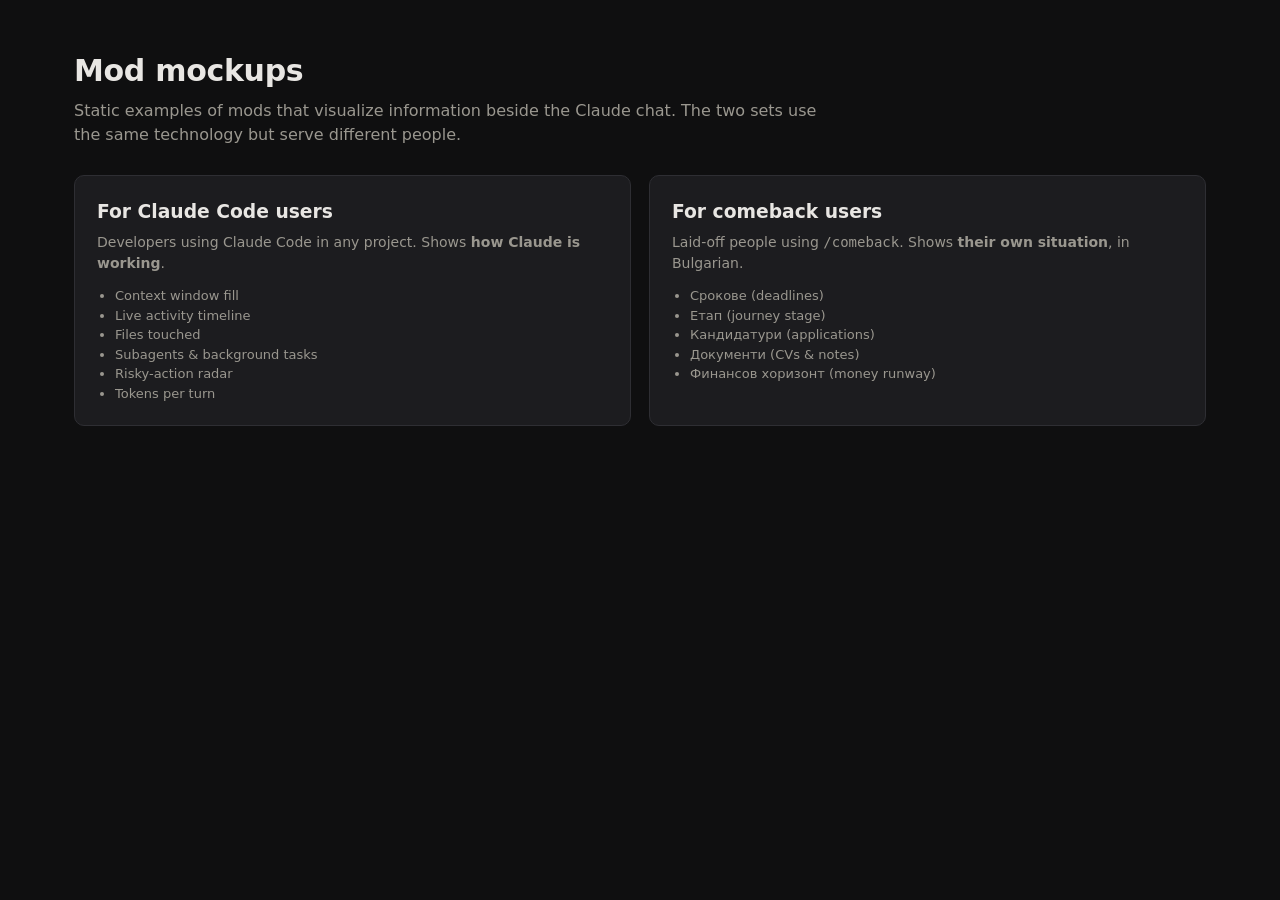
<file: mod-mockups/index.html>
<!DOCTYPE html>
<html lang="en">
<head>
<meta charset="utf-8">
<meta name="viewport" content="width=device-width, initial-scale=1">
<title>Mod mockups</title>
<link rel="stylesheet" href="shared.css">
</head>
<body>
<div class="page">
  <header>
    <h1>Mod mockups</h1>
    <p>Static examples of mods that visualize information beside the Claude chat. The two sets use the same technology but serve different people.</p>
  </header>
  <div class="grid2">
    <a class="bigcard" href="claude-code-mods.html">
      <h3>For Claude Code users</h3>
      <p>Developers using Claude Code in any project. Shows <b>how Claude is working</b>.</p>
      <ul><li>Context window fill</li><li>Live activity timeline</li><li>Files touched</li><li>Subagents &amp; background tasks</li><li>Risky-action radar</li><li>Tokens per turn</li></ul>
    </a>
    <a class="bigcard" href="comeback-mods.html">
      <h3>For comeback users</h3>
      <p>Laid-off people using <code>/comeback</code>. Shows <b>their own situation</b>, in Bulgarian.</p>
      <ul><li>Срокове (deadlines)</li><li>Етап (journey stage)</li><li>Кандидатури (applications)</li><li>Документи (CVs &amp; notes)</li><li>Финансов хоризонт (money runway)</li></ul>
    </a>
  </div>
</div>
</body>
</html>
</file>
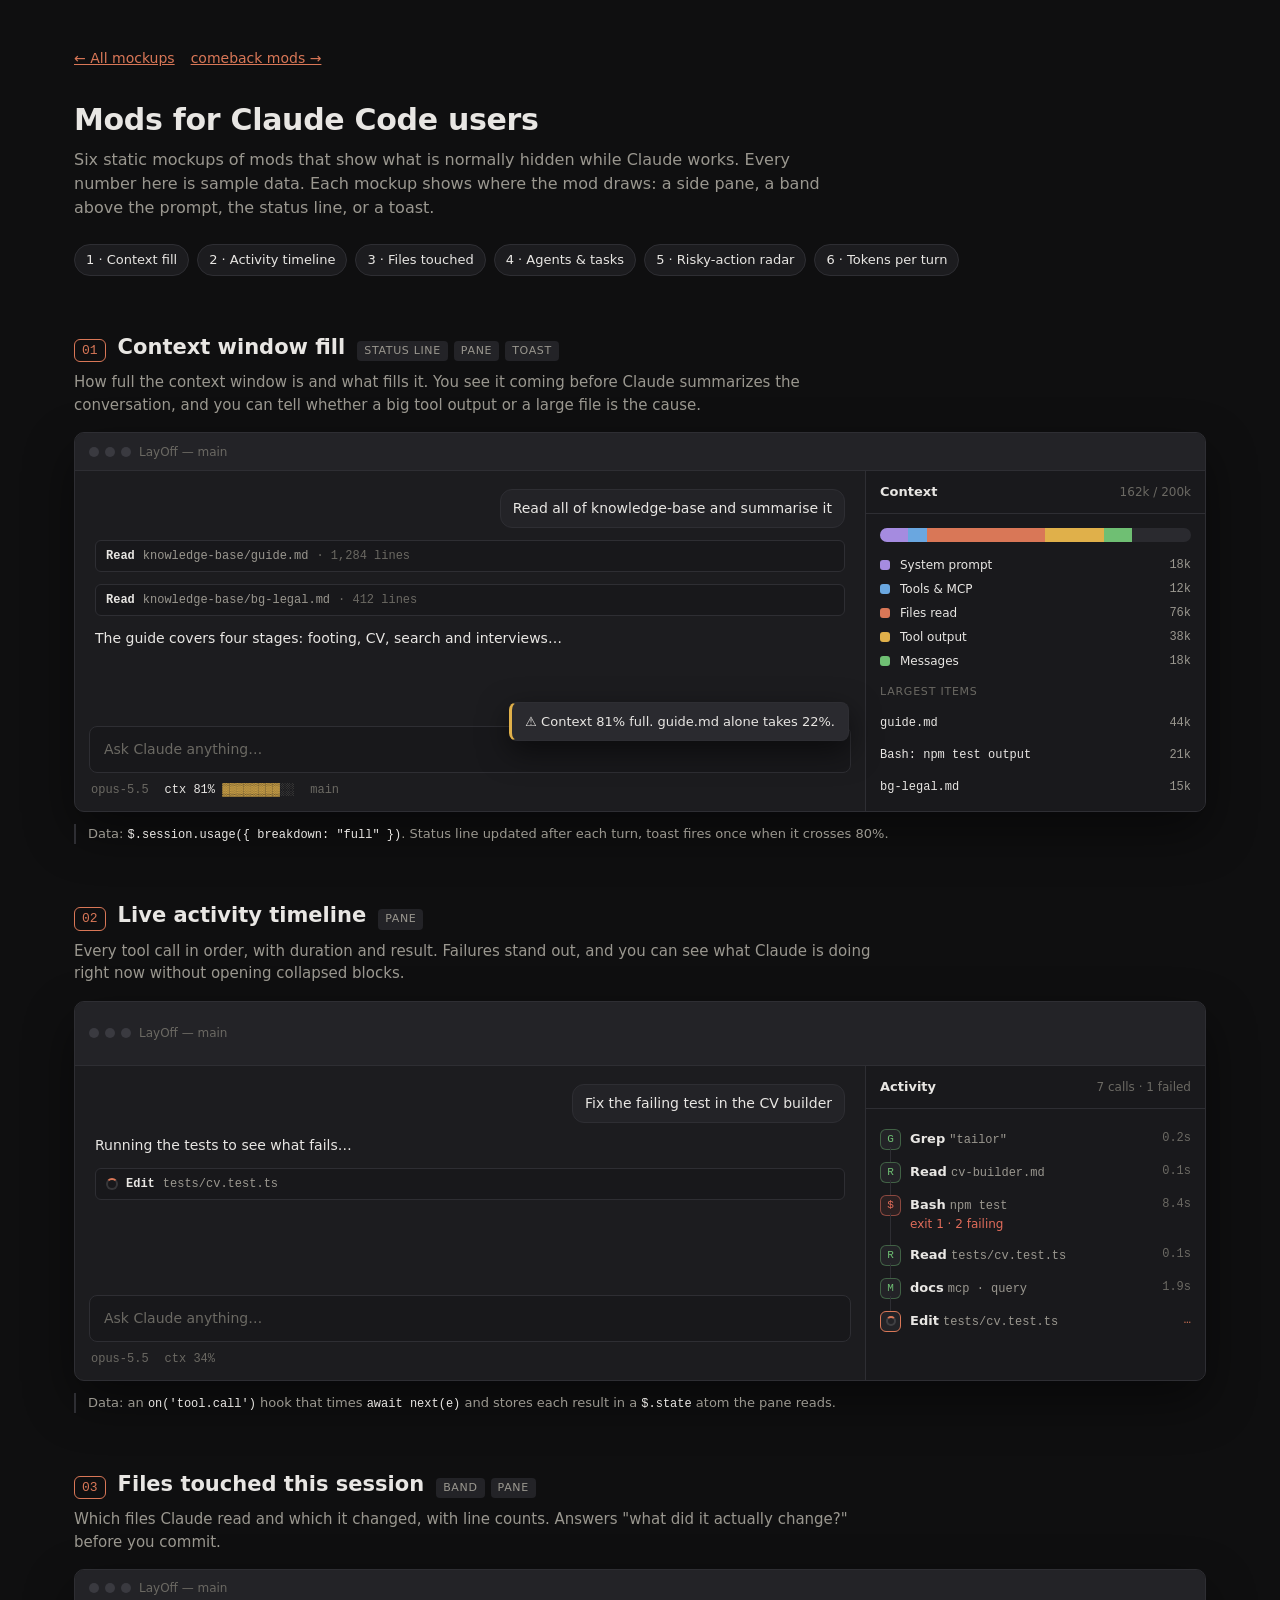
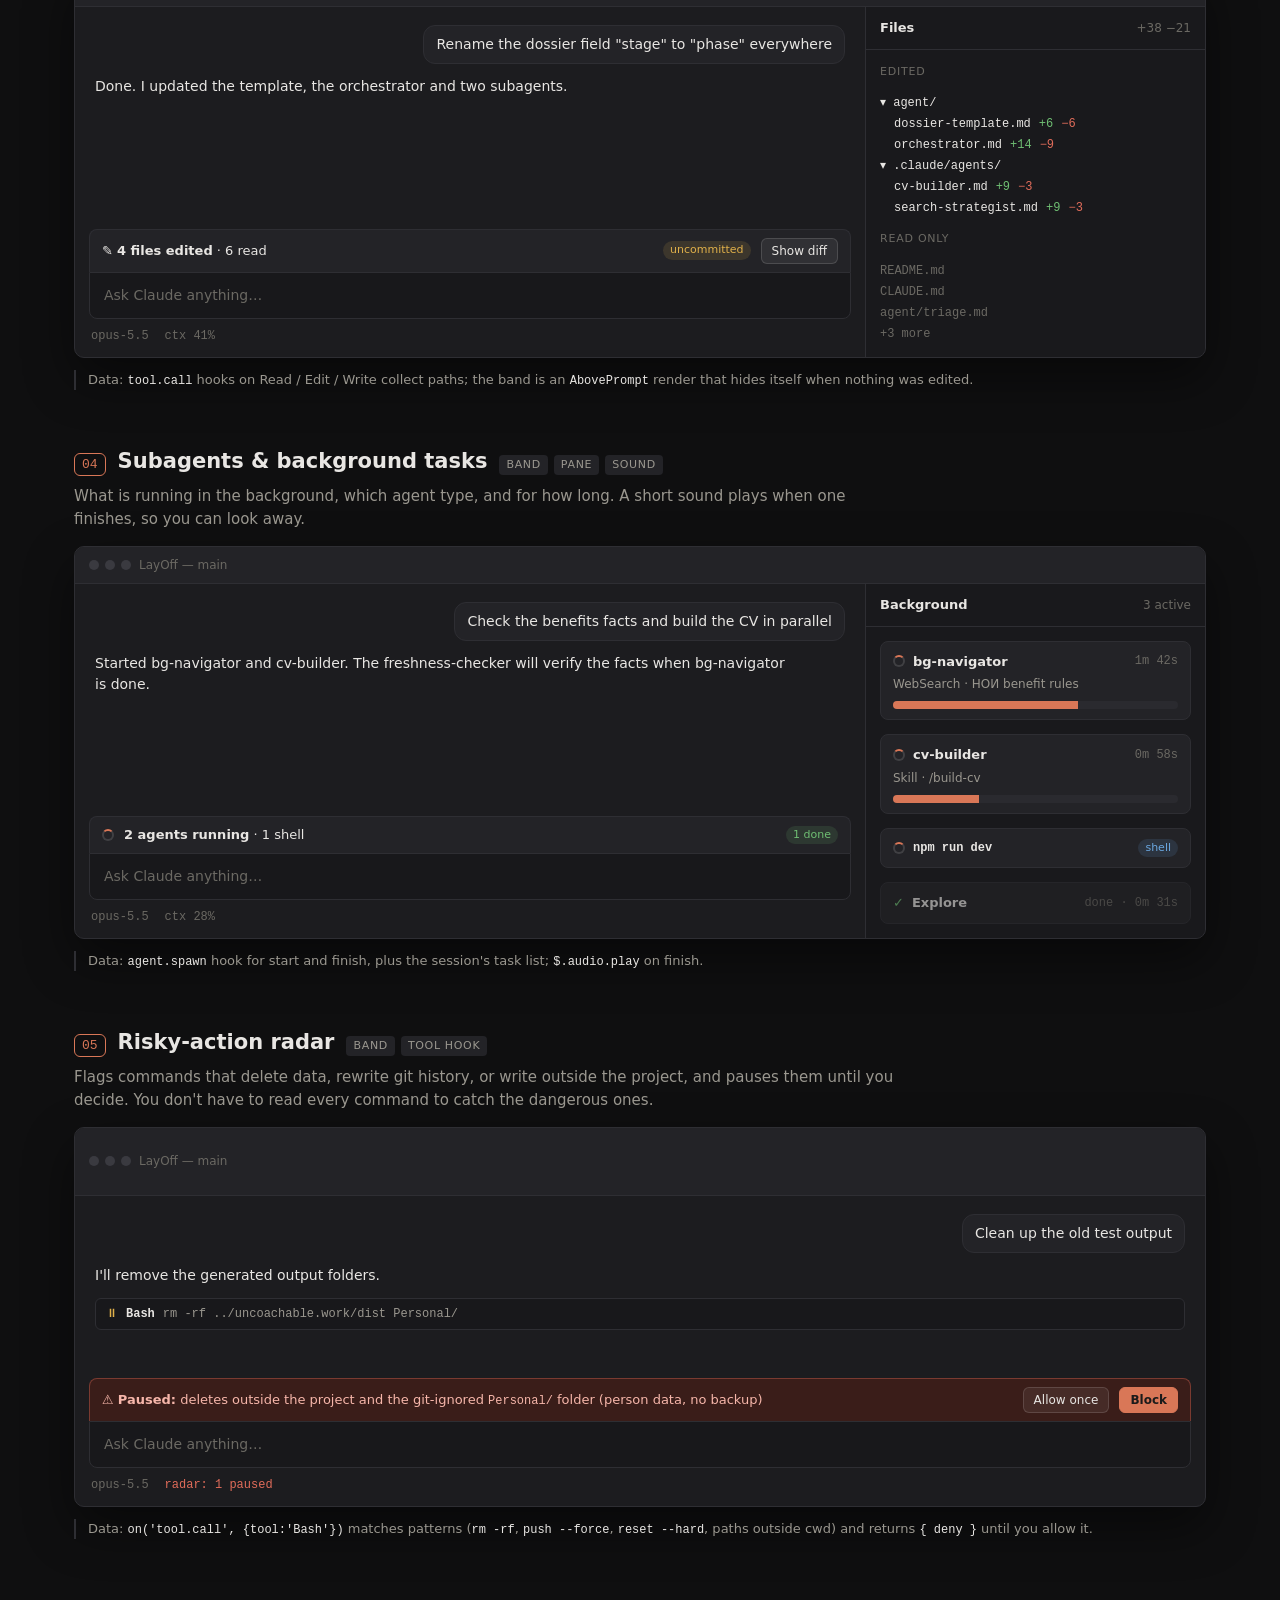
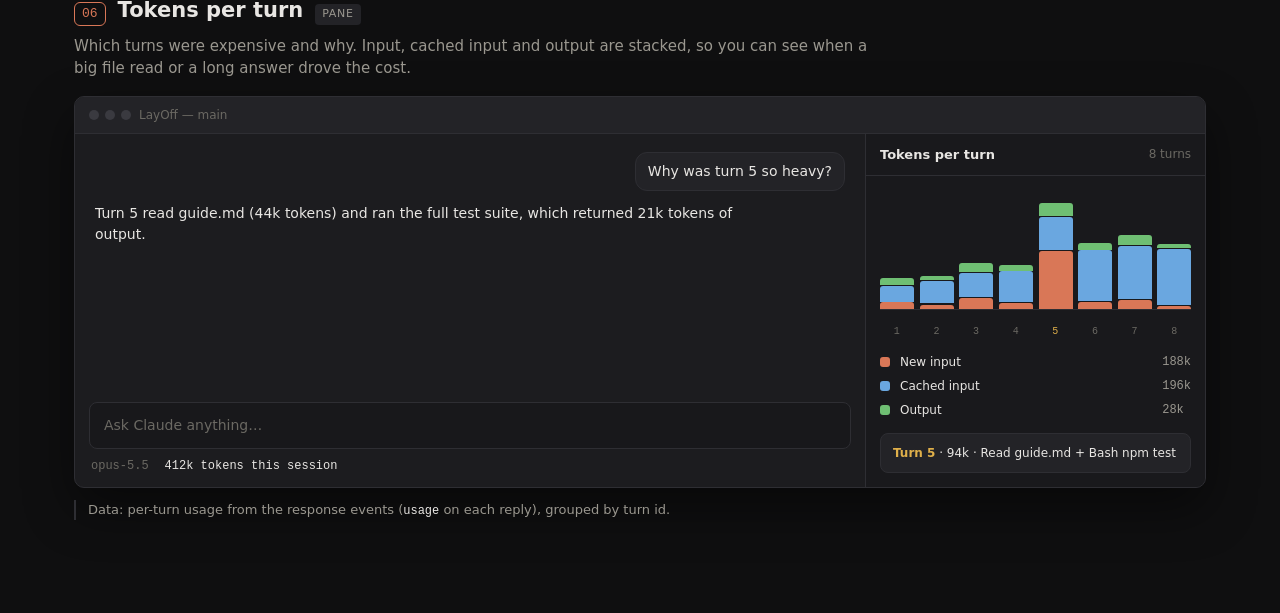
<file: mod-mockups/claude-code-mods.html>
<!DOCTYPE html>
<html lang="en">
<head>
<meta charset="utf-8">
<meta name="viewport" content="width=device-width, initial-scale=1">
<title>Mod mockups: Claude Code users</title>
<link rel="stylesheet" href="shared.css">
</head>
<body>
<div class="page">
  <nav class="nav"><a href="index.html">← All mockups</a><a href="comeback-mods.html">comeback mods →</a></nav>
  <header>
    <h1>Mods for Claude Code users</h1>
    <p>Six static mockups of mods that show what is normally hidden while Claude works. Every number here is sample data. Each mockup shows where the mod draws: a side pane, a band above the prompt, the status line, or a toast.</p>
    <div class="toc">
      <a href="#ctx">1 · Context fill</a>
      <a href="#timeline">2 · Activity timeline</a>
      <a href="#files">3 · Files touched</a>
      <a href="#agents">4 · Agents &amp; tasks</a>
      <a href="#risk">5 · Risky-action radar</a>
      <a href="#spend">6 · Tokens per turn</a>
    </div>
  </header>

  <!-- 1. CONTEXT FILL -->
  <section class="mod" id="ctx">
    <div class="mod-head">
      <span class="num">01</span><h2>Context window fill</h2>
      <div class="tags"><span class="tag">status line</span><span class="tag">pane</span><span class="tag">toast</span></div>
    </div>
    <p class="mod-why">How full the context window is and what fills it. You see it coming before Claude summarizes the conversation, and you can tell whether a big tool output or a large file is the cause.</p>
    <div class="win">
      <div class="titlebar"><div class="dots"><i></i><i></i><i></i></div>LayOff — main</div>
      <div class="win-main has-toast">
        <div class="chat">
          <div class="msg-user">Read all of knowledge-base and summarise it</div>
          <div class="tool"><b>Read</b> knowledge-base/guide.md <span class="dim">· 1,284 lines</span></div>
          <div class="tool"><b>Read</b> knowledge-base/bg-legal.md <span class="dim">· 412 lines</span></div>
          <div class="msg-ai">The guide covers four stages: footing, CV, search and interviews…</div>
        </div>
        <div class="toast">⚠ Context 81% full. guide.md alone takes 22%.</div>
        <div class="prompt solo">Ask Claude anything…</div>
        <div class="statusline">
          <span>opus-5.5</span>
          <span class="hl">ctx 81% <span class="warn">▓▓▓▓▓▓▓▓</span><span class="dim">░░</span></span>
          <span>main</span>
        </div>
      </div>
      <aside class="pane">
        <div class="pane-head">Context <span class="sub">162k / 200k</span></div>
        <div class="pane-body">
          <div class="meter" style="height:14px">
            <span class="grow-in" style="width:9%;background:var(--violet)"></span>
            <span class="grow-in" style="width:6%;background:var(--info)"></span>
            <span class="grow-in" style="width:38%;background:var(--accent)"></span>
            <span class="grow-in" style="width:19%;background:var(--warn)"></span>
            <span class="grow-in" style="width:9%;background:var(--ok)"></span>
          </div>
          <div class="legend">
            <i style="background:var(--violet)"></i><span>System prompt</span><span class="v">18k</span>
            <i style="background:var(--info)"></i><span>Tools &amp; MCP</span><span class="v">12k</span>
            <i style="background:var(--accent)"></i><span>Files read</span><span class="v">76k</span>
            <i style="background:var(--warn)"></i><span>Tool output</span><span class="v">38k</span>
            <i style="background:var(--ok)"></i><span>Messages</span><span class="v">18k</span>
          </div>
          <div class="section-label">Largest items</div>
          <div class="row"><span class="grow mono">guide.md</span><span class="mono muted">44k</span></div>
          <div class="row"><span class="grow mono">Bash: npm test output</span><span class="mono muted">21k</span></div>
          <div class="row"><span class="grow mono">bg-legal.md</span><span class="mono muted">15k</span></div>
        </div>
      </aside>
    </div>
    <div class="mod-notes">Data: <code>$.session.usage({ breakdown: "full" })</code>. Status line updated after each turn, toast fires once when it crosses 80%.</div>
  </section>

  <!-- 2. TIMELINE -->
  <section class="mod" id="timeline">
    <div class="mod-head">
      <span class="num">02</span><h2>Live activity timeline</h2>
      <div class="tags"><span class="tag">pane</span></div>
    </div>
    <p class="mod-why">Every tool call in order, with duration and result. Failures stand out, and you can see what Claude is doing right now without opening collapsed blocks.</p>
    <div class="win">
      <div class="titlebar"><div class="dots"><i></i><i></i><i></i></div>LayOff — main</div>
      <div class="win-main">
        <div class="chat">
          <div class="msg-user">Fix the failing test in the CV builder</div>
          <div class="msg-ai">Running the tests to see what fails…</div>
          <div class="tool"><span class="spin"></span><b>Edit</b> tests/cv.test.ts</div>
        </div>
        <div class="prompt solo">Ask Claude anything…</div>
        <div class="statusline"><span>opus-5.5</span><span>ctx 34%</span></div>
      </div>
      <aside class="pane">
        <div class="pane-head">Activity <span class="sub">7 calls · 1 failed</span></div>
        <div class="pane-body">
          <div class="timeline">
            <div class="tl-item"><div class="tl-dot ok">G</div><div><b>Grep</b> <span class="mono muted">"tailor"</span></div><span class="mono dim">0.2s</span></div>
            <div class="tl-item"><div class="tl-dot ok">R</div><div><b>Read</b> <span class="mono muted">cv-builder.md</span></div><span class="mono dim">0.1s</span></div>
            <div class="tl-item"><div class="tl-dot bad">$</div><div><b>Bash</b> <span class="mono muted">npm test</span><div class="bad" style="font-size:12px">exit 1 · 2 failing</div></div><span class="mono dim">8.4s</span></div>
            <div class="tl-item"><div class="tl-dot ok">R</div><div><b>Read</b> <span class="mono muted">tests/cv.test.ts</span></div><span class="mono dim">0.1s</span></div>
            <div class="tl-item"><div class="tl-dot ok">M</div><div><b>docs</b> <span class="mono muted">mcp · query</span></div><span class="mono dim">1.9s</span></div>
            <div class="tl-item"><div class="tl-dot run"><span class="spin" style="width:10px;height:10px"></span></div><div><b>Edit</b> <span class="mono muted">tests/cv.test.ts</span></div><span class="mono accent pulse" style="color:var(--accent)">…</span></div>
          </div>
        </div>
      </aside>
    </div>
    <div class="mod-notes">Data: an <code>on('tool.call')</code> hook that times <code>await next(e)</code> and stores each result in a <code>$.state</code> atom the pane reads.</div>
  </section>

  <!-- 3. FILES TOUCHED -->
  <section class="mod" id="files">
    <div class="mod-head">
      <span class="num">03</span><h2>Files touched this session</h2>
      <div class="tags"><span class="tag">band</span><span class="tag">pane</span></div>
    </div>
    <p class="mod-why">Which files Claude read and which it changed, with line counts. Answers "what did it actually change?" before you commit.</p>
    <div class="win">
      <div class="titlebar"><div class="dots"><i></i><i></i><i></i></div>LayOff — main</div>
      <div class="win-main">
        <div class="chat">
          <div class="msg-user">Rename the dossier field "stage" to "phase" everywhere</div>
          <div class="msg-ai">Done. I updated the template, the orchestrator and two subagents.</div>
        </div>
        <div class="band"><span>✎ <b>4 files edited</b> · 6 read</span><span class="spacer"></span><span class="pill warn">uncommitted</span><button>Show diff</button></div>
        <div class="prompt">Ask Claude anything…</div>
        <div class="statusline"><span>opus-5.5</span><span>ctx 41%</span></div>
      </div>
      <aside class="pane">
        <div class="pane-head">Files <span class="sub">+38 −21</span></div>
        <div class="pane-body">
          <div class="section-label">Edited</div>
          <div class="tree">
            <div class="f">▾ agent/</div>
            <div class="f ind1"><span class="grow">dossier-template.md</span><span class="add">+6</span><span class="del">−6</span></div>
            <div class="f ind1"><span class="grow">orchestrator.md</span><span class="add">+14</span><span class="del">−9</span></div>
            <div class="f">▾ .claude/agents/</div>
            <div class="f ind1"><span class="grow">cv-builder.md</span><span class="add">+9</span><span class="del">−3</span></div>
            <div class="f ind1"><span class="grow">search-strategist.md</span><span class="add">+9</span><span class="del">−3</span></div>
          </div>
          <div class="section-label">Read only</div>
          <div class="tree dim">
            <div class="f">README.md</div><div class="f">CLAUDE.md</div><div class="f">agent/triage.md</div><div class="f">+3 more</div>
          </div>
        </div>
      </aside>
    </div>
    <div class="mod-notes">Data: <code>tool.call</code> hooks on Read / Edit / Write collect paths; the band is an <code>AbovePrompt</code> render that hides itself when nothing was edited.</div>
  </section>

  <!-- 4. AGENTS -->
  <section class="mod" id="agents">
    <div class="mod-head">
      <span class="num">04</span><h2>Subagents &amp; background tasks</h2>
      <div class="tags"><span class="tag">band</span><span class="tag">pane</span><span class="tag">sound</span></div>
    </div>
    <p class="mod-why">What is running in the background, which agent type, and for how long. A short sound plays when one finishes, so you can look away.</p>
    <div class="win">
      <div class="titlebar"><div class="dots"><i></i><i></i><i></i></div>LayOff — main</div>
      <div class="win-main">
        <div class="chat">
          <div class="msg-user">Check the benefits facts and build the CV in parallel</div>
          <div class="msg-ai">Started bg-navigator and cv-builder. The freshness-checker will verify the facts when bg-navigator is done.</div>
        </div>
        <div class="band"><span class="spin"></span><span><b>2 agents running</b> · 1 shell</span><span class="spacer"></span><span class="pill ok">1 done</span></div>
        <div class="prompt">Ask Claude anything…</div>
        <div class="statusline"><span>opus-5.5</span><span>ctx 28%</span></div>
      </div>
      <aside class="pane">
        <div class="pane-head">Background <span class="sub">3 active</span></div>
        <div class="pane-body">
          <div class="card">
            <div class="row"><span class="spin"></span><b class="grow">bg-navigator</b><span class="mono dim">1m 42s</span></div>
            <div class="muted" style="font-size:12px;margin-top:4px">WebSearch · НОИ benefit rules</div>
            <div class="meter" style="margin-top:8px"><span class="pulse" style="width:65%;background:var(--accent)"></span></div>
          </div>
          <div class="card">
            <div class="row"><span class="spin"></span><b class="grow">cv-builder</b><span class="mono dim">0m 58s</span></div>
            <div class="muted" style="font-size:12px;margin-top:4px">Skill · /build-cv</div>
            <div class="meter" style="margin-top:8px"><span class="pulse" style="width:30%;background:var(--accent)"></span></div>
          </div>
          <div class="card">
            <div class="row"><span class="spin"></span><b class="grow mono">npm run dev</b><span class="pill info">shell</span></div>
          </div>
          <div class="card" style="opacity:.6">
            <div class="row"><span class="ok">✓</span><b class="grow">Explore</b><span class="mono dim">done · 0m 31s</span></div>
          </div>
        </div>
      </aside>
    </div>
    <div class="mod-notes">Data: <code>agent.spawn</code> hook for start and finish, plus the session's task list; <code>$.audio.play</code> on finish.</div>
  </section>

  <!-- 5. RISK RADAR -->
  <section class="mod" id="risk">
    <div class="mod-head">
      <span class="num">05</span><h2>Risky-action radar</h2>
      <div class="tags"><span class="tag">band</span><span class="tag">tool hook</span></div>
    </div>
    <p class="mod-why">Flags commands that delete data, rewrite git history, or write outside the project, and pauses them until you decide. You don't have to read every command to catch the dangerous ones.</p>
    <div class="win no-pane">
      <div class="titlebar"><div class="dots"><i></i><i></i><i></i></div>LayOff — main</div>
      <div class="win-main">
        <div class="chat">
          <div class="msg-user">Clean up the old test output</div>
          <div class="msg-ai">I'll remove the generated output folders.</div>
          <div class="tool"><span class="warn">⏸</span><b>Bash</b> rm -rf ../uncoachable.work/dist Personal/</div>
        </div>
        <div class="band bad">
          <span>⚠ <b>Paused:</b> deletes outside the project and the git-ignored <span class="mono">Personal/</span> folder (person data, no backup)</span>
          <span class="spacer"></span><button>Allow once</button><button class="btn primary">Block</button>
        </div>
        <div class="prompt">Ask Claude anything…</div>
        <div class="statusline"><span>opus-5.5</span><span class="bad">radar: 1 paused</span></div>
      </div>
    </div>
    <div class="mod-notes">Data: <code>on('tool.call', {tool:'Bash'})</code> matches patterns (<code>rm -rf</code>, <code>push --force</code>, <code>reset --hard</code>, paths outside cwd) and returns <code>{ deny }</code> until you allow it.</div>
  </section>

  <!-- 6. SPEND -->
  <section class="mod" id="spend">
    <div class="mod-head">
      <span class="num">06</span><h2>Tokens per turn</h2>
      <div class="tags"><span class="tag">pane</span></div>
    </div>
    <p class="mod-why">Which turns were expensive and why. Input, cached input and output are stacked, so you can see when a big file read or a long answer drove the cost.</p>
    <div class="win">
      <div class="titlebar"><div class="dots"><i></i><i></i><i></i></div>LayOff — main</div>
      <div class="win-main">
        <div class="chat">
          <div class="msg-user">Why was turn 5 so heavy?</div>
          <div class="msg-ai">Turn 5 read guide.md (44k tokens) and ran the full test suite, which returned 21k tokens of output.</div>
        </div>
        <div class="prompt solo">Ask Claude anything…</div>
        <div class="statusline"><span>opus-5.5</span><span class="hl">412k tokens this session</span></div>
      </div>
      <aside class="pane">
        <div class="pane-head">Tokens per turn <span class="sub">8 turns</span></div>
        <div class="pane-body">
          <div class="bars">
            <div><span class="rise" style="height:6%;background:var(--ok)"></span><span class="rise" style="height:14%;background:var(--info)"></span><span class="rise" style="height:6%;background:var(--accent)"></span></div>
            <div><span class="rise" style="height:4%;background:var(--ok)"></span><span class="rise" style="height:20%;background:var(--info)"></span><span class="rise" style="height:4%;background:var(--accent)"></span></div>
            <div><span class="rise" style="height:8%;background:var(--ok)"></span><span class="rise" style="height:22%;background:var(--info)"></span><span class="rise" style="height:10%;background:var(--accent)"></span></div>
            <div><span class="rise" style="height:5%;background:var(--ok)"></span><span class="rise" style="height:28%;background:var(--info)"></span><span class="rise" style="height:5%;background:var(--accent)"></span></div>
            <div><span class="rise" style="height:12%;background:var(--ok)"></span><span class="rise" style="height:30%;background:var(--info)"></span><span class="rise" style="height:52%;background:var(--accent)"></span></div>
            <div><span class="rise" style="height:6%;background:var(--ok)"></span><span class="rise" style="height:46%;background:var(--info)"></span><span class="rise" style="height:6%;background:var(--accent)"></span></div>
            <div><span class="rise" style="height:9%;background:var(--ok)"></span><span class="rise" style="height:48%;background:var(--info)"></span><span class="rise" style="height:8%;background:var(--accent)"></span></div>
            <div><span class="rise" style="height:4%;background:var(--ok)"></span><span class="rise" style="height:50%;background:var(--info)"></span><span class="rise" style="height:3%;background:var(--accent)"></span></div>
          </div>
          <div class="bars-x"><span>1</span><span>2</span><span>3</span><span>4</span><span class="warn">5</span><span>6</span><span>7</span><span>8</span></div>
          <div class="legend">
            <i style="background:var(--accent)"></i><span>New input</span><span class="v">188k</span>
            <i style="background:var(--info)"></i><span>Cached input</span><span class="v">196k</span>
            <i style="background:var(--ok)"></i><span>Output</span><span class="v">28k</span>
          </div>
          <div class="card" style="font-size:12px"><b class="warn">Turn 5</b> · 94k · Read guide.md + Bash npm test</div>
        </div>
      </aside>
    </div>
    <div class="mod-notes">Data: per-turn usage from the response events (<code>usage</code> on each reply), grouped by turn id.</div>
  </section>
</div>
</body>
</html>
</file>
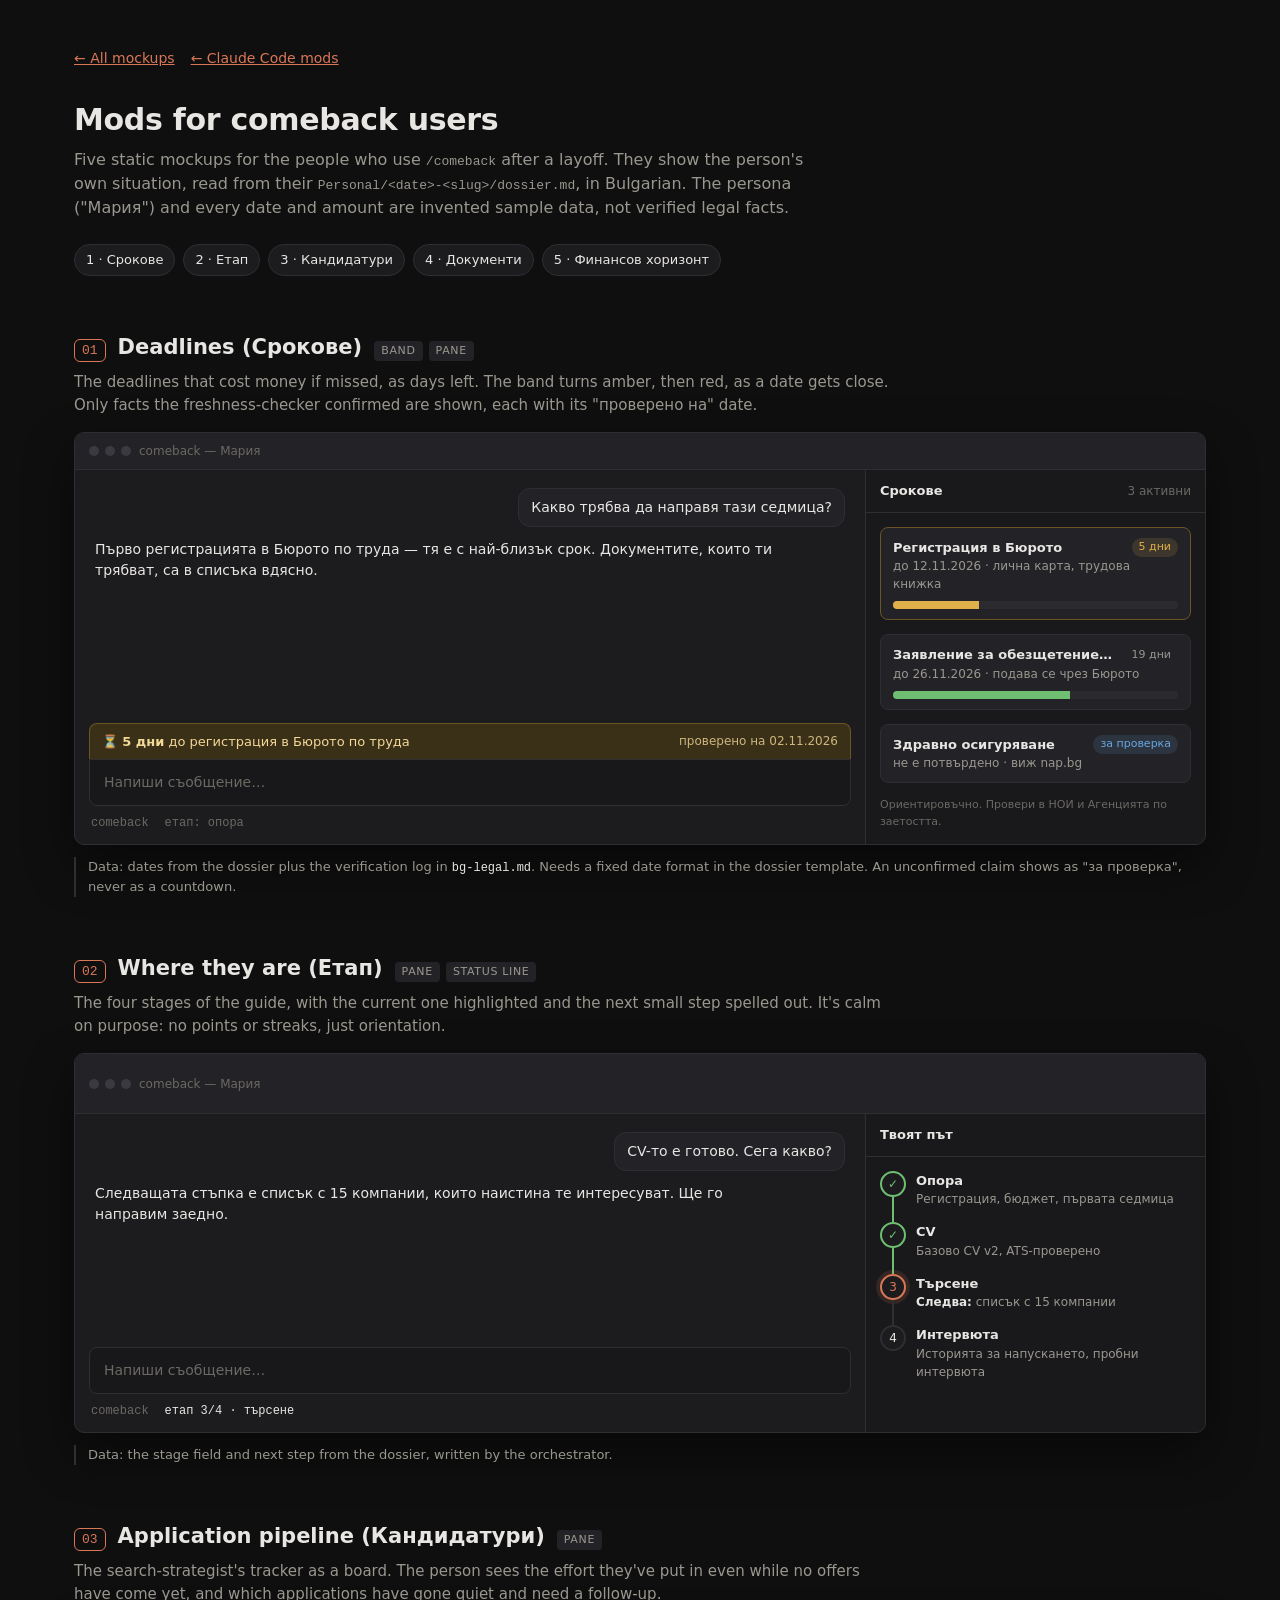
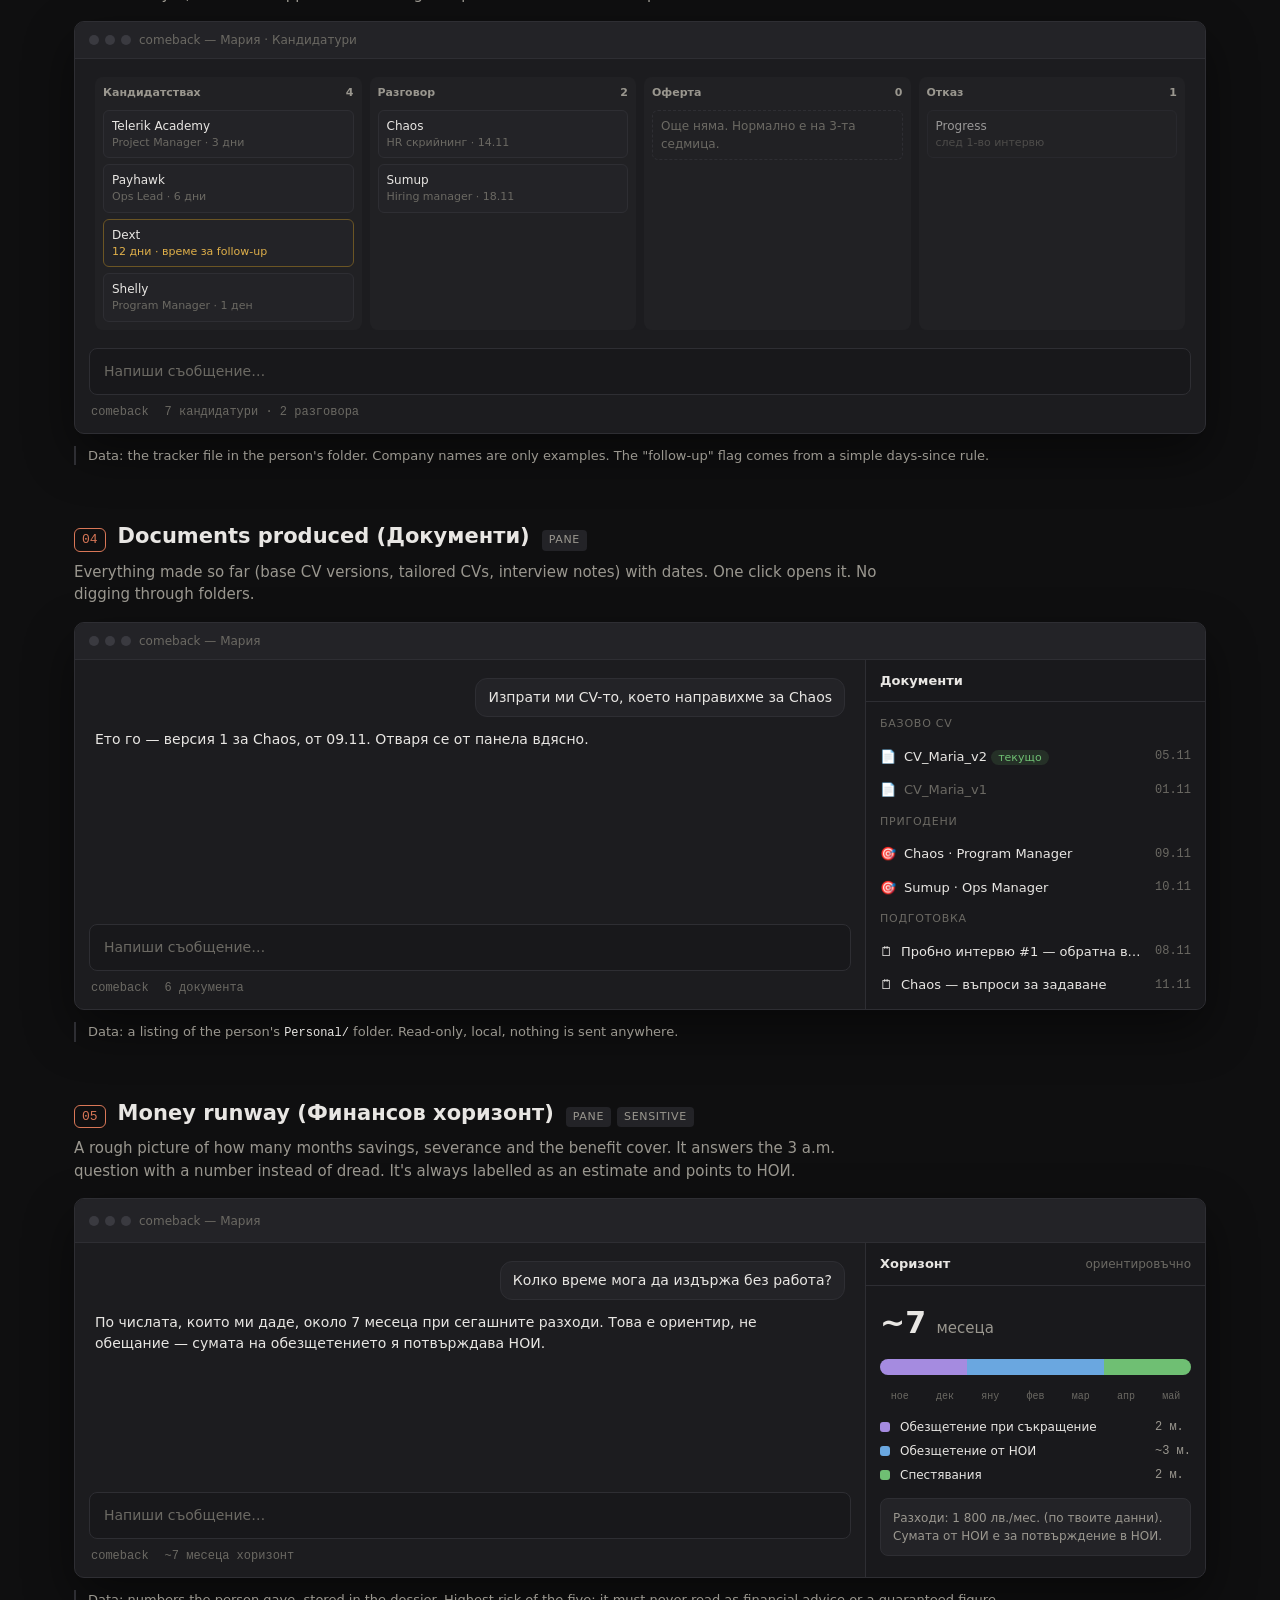
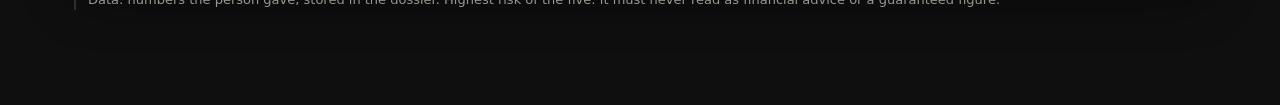
<file: mod-mockups/comeback-mods.html>
<!DOCTYPE html>
<html lang="bg">
<head>
<meta charset="utf-8">
<meta name="viewport" content="width=device-width, initial-scale=1">
<title>Mod mockups: comeback users</title>
<link rel="stylesheet" href="shared.css">
</head>
<body>
<div class="page">
  <nav class="nav"><a href="index.html">← All mockups</a><a href="claude-code-mods.html">← Claude Code mods</a></nav>
  <header>
    <h1>Mods for comeback users</h1>
    <p>Five static mockups for the people who use <code>/comeback</code> after a layoff. They show the person's own situation, read from their <code>Personal/&lt;date&gt;-&lt;slug&gt;/dossier.md</code>, in Bulgarian. The persona ("Мария") and every date and amount are invented sample data, not verified legal facts.</p>
    <div class="toc">
      <a href="#deadlines">1 · Срокове</a>
      <a href="#journey">2 · Етап</a>
      <a href="#pipeline">3 · Кандидатури</a>
      <a href="#artifacts">4 · Документи</a>
      <a href="#runway">5 · Финансов хоризонт</a>
    </div>
  </header>

  <!-- 1. DEADLINES -->
  <section class="mod" id="deadlines">
    <div class="mod-head">
      <span class="num">01</span><h2>Deadlines (Срокове)</h2>
      <div class="tags"><span class="tag">band</span><span class="tag">pane</span></div>
    </div>
    <p class="mod-why">The deadlines that cost money if missed, as days left. The band turns amber, then red, as a date gets close. Only facts the freshness-checker confirmed are shown, each with its "проверено на" date.</p>
    <div class="win">
      <div class="titlebar"><div class="dots"><i></i><i></i><i></i></div>comeback — Мария</div>
      <div class="win-main">
        <div class="chat">
          <div class="msg-user">Какво трябва да направя тази седмица?</div>
          <div class="msg-ai">Първо регистрацията в Бюрото по труда — тя е с най-близък срок. Документите, които ти трябват, са в списъка вдясно.</div>
        </div>
        <div class="band warn"><span>⏳ <b>5 дни</b> до регистрация в Бюрото по труда</span><span class="spacer"></span><span style="font-size:12px;opacity:.8">проверено на 02.11.2026</span></div>
        <div class="prompt">Напиши съобщение…</div>
        <div class="statusline"><span>comeback</span><span>етап: опора</span></div>
      </div>
      <aside class="pane">
        <div class="pane-head">Срокове <span class="sub">3 активни</span></div>
        <div class="pane-body">
          <div class="card" style="border-color:#6b5524">
            <div class="row"><b class="grow">Регистрация в Бюрото</b><span class="pill warn">5 дни</span></div>
            <div class="muted" style="font-size:12px">до 12.11.2026 · лична карта, трудова книжка</div>
            <div class="meter" style="margin-top:8px"><span class="grow-in" style="width:30%;background:var(--warn)"></span></div>
          </div>
          <div class="card">
            <div class="row"><b class="grow">Заявление за обезщетение (НОИ)</b><span class="pill">19 дни</span></div>
            <div class="muted" style="font-size:12px">до 26.11.2026 · подава се чрез Бюрото</div>
            <div class="meter" style="margin-top:8px"><span class="grow-in" style="width:62%;background:var(--ok)"></span></div>
          </div>
          <div class="card">
            <div class="row"><b class="grow">Здравно осигуряване</b><span class="pill info">за проверка</span></div>
            <div class="muted" style="font-size:12px">не е потвърдено · виж nap.bg</div>
          </div>
          <div class="dim" style="font-size:11px">Ориентировъчно. Провери в НОИ и Агенцията по заетостта.</div>
        </div>
      </aside>
    </div>
    <div class="mod-notes">Data: dates from the dossier plus the verification log in <code>bg-legal.md</code>. Needs a fixed date format in the dossier template. An unconfirmed claim shows as "за проверка", never as a countdown.</div>
  </section>

  <!-- 2. JOURNEY -->
  <section class="mod" id="journey">
    <div class="mod-head">
      <span class="num">02</span><h2>Where they are (Етап)</h2>
      <div class="tags"><span class="tag">pane</span><span class="tag">status line</span></div>
    </div>
    <p class="mod-why">The four stages of the guide, with the current one highlighted and the next small step spelled out. It's calm on purpose: no points or streaks, just orientation.</p>
    <div class="win">
      <div class="titlebar"><div class="dots"><i></i><i></i><i></i></div>comeback — Мария</div>
      <div class="win-main">
        <div class="chat">
          <div class="msg-user">CV-то е готово. Сега какво?</div>
          <div class="msg-ai">Следващата стъпка е списък с 15 компании, които наистина те интересуват. Ще го направим заедно.</div>
        </div>
        <div class="prompt solo">Напиши съобщение…</div>
        <div class="statusline"><span>comeback</span><span class="hl">етап 3/4 · търсене</span></div>
      </div>
      <aside class="pane">
        <div class="pane-head">Твоят път</div>
        <div class="pane-body">
          <div class="stepper">
            <div class="step done"><div class="b">✓</div><div><div class="t">Опора</div><div class="d">Регистрация, бюджет, първата седмица</div></div></div>
            <div class="step done"><div class="b">✓</div><div><div class="t">CV</div><div class="d">Базово CV v2, ATS-проверено</div></div></div>
            <div class="step now"><div class="b">3</div><div><div class="t">Търсене</div><div class="d"><b style="color:var(--text)">Следва:</b> списък с 15 компании</div></div></div>
            <div class="step"><div class="b">4</div><div><div class="t">Интервюта</div><div class="d">Историята за напускането, пробни интервюта</div></div></div>
          </div>
        </div>
      </aside>
    </div>
    <div class="mod-notes">Data: the stage field and next step from the dossier, written by the orchestrator.</div>
  </section>

  <!-- 3. PIPELINE -->
  <section class="mod" id="pipeline">
    <div class="mod-head">
      <span class="num">03</span><h2>Application pipeline (Кандидатури)</h2>
      <div class="tags"><span class="tag">pane</span></div>
    </div>
    <p class="mod-why">The search-strategist's tracker as a board. The person sees the effort they've put in even while no offers have come yet, and which applications have gone quiet and need a follow-up.</p>
    <div class="win no-pane">
      <div class="titlebar"><div class="dots"><i></i><i></i><i></i></div>comeback — Мария · Кандидатури</div>
      <div class="win-main">
        <div class="chat">
          <div class="kanban">
            <div class="kcol"><h4>Кандидатствах <span>4</span></h4>
              <div class="kcard">Telerik Academy<div class="dim">Project Manager · 3 дни</div></div>
              <div class="kcard">Payhawk<div class="dim">Ops Lead · 6 дни</div></div>
              <div class="kcard" style="border-color:#6b5524">Dext<div class="warn" style="font-size:11px">12 дни · време за follow-up</div></div>
              <div class="kcard">Shelly<div class="dim">Program Manager · 1 ден</div></div>
            </div>
            <div class="kcol"><h4>Разговор <span>2</span></h4>
              <div class="kcard">Chaos<div class="dim">HR скрийнинг · 14.11</div></div>
              <div class="kcard">Sumup<div class="dim">Hiring manager · 18.11</div></div>
            </div>
            <div class="kcol"><h4>Оферта <span>0</span></h4>
              <div class="kcard dim" style="border-style:dashed;background:none">Още няма. Нормално е на 3-та седмица.</div>
            </div>
            <div class="kcol"><h4>Отказ <span>1</span></h4>
              <div class="kcard" style="opacity:.6">Progress<div class="dim">след 1-во интервю</div></div>
            </div>
          </div>
        </div>
        <div class="prompt solo">Напиши съобщение…</div>
        <div class="statusline"><span>comeback</span><span>7 кандидатури · 2 разговора</span></div>
      </div>
    </div>
    <div class="mod-notes">Data: the tracker file in the person's folder. Company names are only examples. The "follow-up" flag comes from a simple days-since rule.</div>
  </section>

  <!-- 4. ARTIFACTS -->
  <section class="mod" id="artifacts">
    <div class="mod-head">
      <span class="num">04</span><h2>Documents produced (Документи)</h2>
      <div class="tags"><span class="tag">pane</span></div>
    </div>
    <p class="mod-why">Everything made so far (base CV versions, tailored CVs, interview notes) with dates. One click opens it. No digging through folders.</p>
    <div class="win">
      <div class="titlebar"><div class="dots"><i></i><i></i><i></i></div>comeback — Мария</div>
      <div class="win-main">
        <div class="chat">
          <div class="msg-user">Изпрати ми CV-то, което направихме за Chaos</div>
          <div class="msg-ai">Ето го — версия 1 за Chaos, от 09.11. Отваря се от панела вдясно.</div>
        </div>
        <div class="prompt solo">Напиши съобщение…</div>
        <div class="statusline"><span>comeback</span><span>6 документа</span></div>
      </div>
      <aside class="pane">
        <div class="pane-head">Документи</div>
        <div class="pane-body">
          <div class="section-label">Базово CV</div>
          <div class="row"><span>📄</span><span class="grow">CV_Maria_v2 <span class="pill ok">текущо</span></span><span class="mono dim">05.11</span></div>
          <div class="row dim"><span>📄</span><span class="grow">CV_Maria_v1</span><span class="mono">01.11</span></div>
          <div class="section-label">Пригодени</div>
          <div class="row"><span>🎯</span><span class="grow">Chaos · Program Manager</span><span class="mono dim">09.11</span></div>
          <div class="row"><span>🎯</span><span class="grow">Sumup · Ops Manager</span><span class="mono dim">10.11</span></div>
          <div class="section-label">Подготовка</div>
          <div class="row"><span>🗒</span><span class="grow">Пробно интервю #1 — обратна връзка</span><span class="mono dim">08.11</span></div>
          <div class="row"><span>🗒</span><span class="grow">Chaos — въпроси за задаване</span><span class="mono dim">11.11</span></div>
        </div>
      </aside>
    </div>
    <div class="mod-notes">Data: a listing of the person's <code>Personal/</code> folder. Read-only, local, nothing is sent anywhere.</div>
  </section>

  <!-- 5. RUNWAY -->
  <section class="mod" id="runway">
    <div class="mod-head">
      <span class="num">05</span><h2>Money runway (Финансов хоризонт)</h2>
      <div class="tags"><span class="tag">pane</span><span class="tag">sensitive</span></div>
    </div>
    <p class="mod-why">A rough picture of how many months savings, severance and the benefit cover. It answers the 3 a.m. question with a number instead of dread. It's always labelled as an estimate and points to НОИ.</p>
    <div class="win">
      <div class="titlebar"><div class="dots"><i></i><i></i><i></i></div>comeback — Мария</div>
      <div class="win-main">
        <div class="chat">
          <div class="msg-user">Колко време мога да издържа без работа?</div>
          <div class="msg-ai">По числата, които ми даде, около 7 месеца при сегашните разходи. Това е ориентир, не обещание — сумата на обезщетението я потвърждава НОИ.</div>
        </div>
        <div class="prompt solo">Напиши съобщение…</div>
        <div class="statusline"><span>comeback</span><span>~7 месеца хоризонт</span></div>
      </div>
      <aside class="pane">
        <div class="pane-head">Хоризонт <span class="sub">ориентировъчно</span></div>
        <div class="pane-body">
          <div style="font-size:30px;font-weight:600">~7 <span style="font-size:15px;color:var(--muted);font-weight:400">месеца</span></div>
          <div class="meter" style="height:16px">
            <span class="grow-in" style="width:28%;background:var(--violet)"></span>
            <span class="grow-in" style="width:44%;background:var(--info)"></span>
            <span class="grow-in" style="width:28%;background:var(--ok)"></span>
          </div>
          <div class="bars-x"><span>ное</span><span>дек</span><span>яну</span><span>фев</span><span>мар</span><span>апр</span><span>май</span></div>
          <div class="legend">
            <i style="background:var(--violet)"></i><span>Обезщетение при съкращение</span><span class="v">2 м.</span>
            <i style="background:var(--info)"></i><span>Обезщетение от НОИ</span><span class="v">~3 м.</span>
            <i style="background:var(--ok)"></i><span>Спестявания</span><span class="v">2 м.</span>
          </div>
          <div class="card" style="font-size:12px;color:var(--muted)">Разходи: 1 800 лв./мес. (по твоите данни). Сумата от НОИ е за потвърждение в НОИ.</div>
        </div>
      </aside>
    </div>
    <div class="mod-notes">Data: numbers the person gave, stored in the dossier. Highest risk of the five: it must never read as financial advice or a guaranteed figure.</div>
  </section>
</div>
</body>
</html>
</file>
<file: mod-mockups/shared.css>
/* Shared styles for all mod mockup pages. Static mockups — no real data. */
:root {
  --bg: #0f0f10;
  --page: #161618;
  --win: #1c1c1f;
  --win-2: #232327;
  --line: #2e2e33;
  --text: #e8e6e3;
  --muted: #9a978f;
  --dim: #6b6963;
  --accent: #d97757;      /* Claude clay */
  --accent-soft: #d9775722;
  --ok: #6fbf73;
  --warn: #e0b04a;
  --bad: #e06c5a;
  --info: #6aa7e0;
  --violet: #a58be0;
  --radius: 10px;
  --mono: "Cascadia Code", "JetBrains Mono", Consolas, monospace;
  --sans: "Segoe UI", system-ui, -apple-system, sans-serif;
}

* { box-sizing: border-box; }
body {
  margin: 0;
  background: var(--bg);
  color: var(--text);
  font-family: var(--sans);
  line-height: 1.5;
}
a { color: var(--accent); }

/* ---------- Page layout ---------- */
.page { max-width: 1180px; margin: 0 auto; padding: 48px 24px 96px; }
.page > header h1 { font-size: 30px; margin: 0 0 6px; letter-spacing: -0.01em; }
.page > header p { color: var(--muted); margin: 0; max-width: 760px; }
.nav { display: flex; gap: 16px; margin: 0 0 28px; font-size: 14px; }
.toc { display: flex; flex-wrap: wrap; gap: 8px; margin: 24px 0 8px; }
.toc a {
  font-size: 13px; text-decoration: none; color: var(--text);
  background: var(--win); border: 1px solid var(--line);
  padding: 5px 11px; border-radius: 999px;
}
.toc a:hover { border-color: var(--accent); }

/* ---------- One mod example ---------- */
.mod { margin-top: 56px; scroll-margin-top: 24px; }
.mod-head { display: flex; align-items: baseline; gap: 12px; flex-wrap: wrap; }
.mod-head .num {
  font-family: var(--mono); font-size: 13px; color: var(--accent);
  border: 1px solid var(--accent); border-radius: 6px; padding: 1px 7px;
}
.mod-head h2 { margin: 0; font-size: 21px; }
.tags { display: flex; gap: 6px; flex-wrap: wrap; }
.tag {
  font-size: 11px; text-transform: uppercase; letter-spacing: 0.06em;
  color: var(--muted); background: var(--win-2); border-radius: 4px; padding: 2px 7px;
}
.mod-why { color: var(--muted); margin: 8px 0 16px; max-width: 820px; font-size: 15px; }
.mod-notes {
  margin-top: 12px; font-size: 13px; color: var(--muted);
  border-left: 2px solid var(--line); padding-left: 12px;
}
.mod-notes code { font-family: var(--mono); color: var(--text); font-size: 12px; }

/* ---------- Fake Claude window ---------- */
.win {
  display: grid; grid-template-columns: 1fr 340px;
  background: var(--win); border: 1px solid var(--line);
  border-radius: var(--radius); overflow: hidden;
  box-shadow: 0 20px 50px #0007;
  min-height: 380px;
}
.win.no-pane { grid-template-columns: 1fr; }
.win-main { display: flex; flex-direction: column; min-width: 0; }
.titlebar {
  grid-column: 1 / -1; display: flex; align-items: center; gap: 8px;
  padding: 9px 14px; border-bottom: 1px solid var(--line);
  font-size: 12px; color: var(--dim); background: var(--win-2);
}
.dots { display: flex; gap: 6px; }
.dots i { width: 10px; height: 10px; border-radius: 50%; background: #3a3a40; display: block; }

.chat { flex: 1; padding: 18px 20px; display: flex; flex-direction: column; gap: 12px; font-size: 14px; }
.msg-user {
  align-self: flex-end; background: var(--win-2); border: 1px solid var(--line);
  padding: 8px 12px; border-radius: 12px; max-width: 75%;
}
.msg-ai { color: var(--text); max-width: 92%; }
.tool {
  font-family: var(--mono); font-size: 12px; color: var(--muted);
  background: #18181b; border: 1px solid var(--line); border-radius: 6px;
  padding: 6px 10px; display: flex; gap: 8px; align-items: center;
}
.tool b { color: var(--text); font-weight: 600; }

/* Band above the prompt */
.band {
  margin: 0 14px; padding: 8px 12px; border-radius: 8px 8px 0 0;
  border: 1px solid var(--line); border-bottom: none;
  background: var(--win-2); font-size: 13px;
  display: flex; align-items: center; gap: 10px; flex-wrap: wrap;
}
.band.warn { background: #3a2f17; border-color: #6b5524; color: #f3d998; }
.band.bad { background: #3a1d19; border-color: #7a3a30; color: #f6b6aa; }
.band .spacer { flex: 1; }
.band button, .btn {
  font: inherit; font-size: 12px; cursor: pointer; color: var(--text);
  background: #ffffff10; border: 1px solid #ffffff22; border-radius: 6px; padding: 3px 10px;
}
.btn.primary { background: var(--accent); border-color: var(--accent); color: #1a1a1a; font-weight: 600; }

.prompt {
  margin: 0 14px; padding: 12px 14px; border: 1px solid var(--line);
  border-radius: 0 0 8px 8px; color: var(--dim); font-size: 14px; background: #18181b;
}
.prompt.solo { border-radius: 8px; }
.statusline {
  display: flex; gap: 16px; align-items: center; padding: 8px 16px 12px;
  font-family: var(--mono); font-size: 12px; color: var(--dim);
}
.statusline .hl { color: var(--text); }

/* Side pane */
.pane {
  border-left: 1px solid var(--line); background: #19191c;
  display: flex; flex-direction: column; min-width: 0;
}
.pane-head {
  padding: 11px 14px; border-bottom: 1px solid var(--line);
  font-size: 13px; font-weight: 600; display: flex; align-items: center; gap: 8px;
}
.pane-head .sub { margin-left: auto; font-weight: 400; color: var(--dim); font-size: 12px; }
.pane-body { padding: 14px; display: flex; flex-direction: column; gap: 14px; font-size: 13px; overflow: hidden; }
.section-label { font-size: 11px; text-transform: uppercase; letter-spacing: 0.07em; color: var(--dim); }

/* Toast */
.toast {
  position: absolute; right: 16px; bottom: 70px;
  background: #2a2a2f; border: 1px solid var(--line); border-left: 3px solid var(--warn);
  padding: 9px 13px; border-radius: 8px; font-size: 13px; box-shadow: 0 10px 30px #0008;
  animation: toast-in 0.5s ease-out both, toast-bob 3s ease-in-out 0.5s infinite;
}
.win-main.has-toast { position: relative; }
@keyframes toast-in { from { opacity: 0; transform: translateY(12px); } to { opacity: 1; transform: none; } }
@keyframes toast-bob { 50% { transform: translateY(-3px); } }

/* ---------- Reusable visual bits ---------- */
.meter { height: 8px; background: #2a2a2f; border-radius: 999px; overflow: hidden; display: flex; }
.meter > span { display: block; height: 100%; }
.legend { display: grid; grid-template-columns: 12px 1fr auto; gap: 6px 8px; align-items: center; font-size: 12px; }
.legend i { width: 10px; height: 10px; border-radius: 3px; display: block; }
.legend .v { font-family: var(--mono); color: var(--muted); }

.row { display: flex; align-items: center; gap: 8px; }
.row .grow { flex: 1; min-width: 0; overflow: hidden; text-overflow: ellipsis; white-space: nowrap; }
.mono { font-family: var(--mono); font-size: 12px; }
.muted { color: var(--muted); }
.dim { color: var(--dim); }
.ok { color: var(--ok); } .warn { color: var(--warn); } .bad { color: var(--bad); } .info { color: var(--info); }
.pill { font-size: 11px; padding: 1px 7px; border-radius: 999px; background: var(--win-2); color: var(--muted); }
.pill.ok { background: #6fbf7322; color: var(--ok); }
.pill.warn { background: #e0b04a22; color: var(--warn); }
.pill.bad { background: #e06c5a22; color: var(--bad); }
.pill.info { background: #6aa7e022; color: var(--info); }

.card { background: var(--win-2); border: 1px solid var(--line); border-radius: 8px; padding: 10px 12px; }
.spin {
  width: 12px; height: 12px; border-radius: 50%; flex: none;
  border: 2px solid #ffffff22; border-top-color: var(--accent);
  animation: spin 0.9s linear infinite;
}
@keyframes spin { to { transform: rotate(360deg); } }
.pulse { animation: pulse 1.6s ease-in-out infinite; }
@keyframes pulse { 50% { opacity: 0.45; } }
.grow-in { animation: grow-in 1.2s ease-out both; transform-origin: left; }
@keyframes grow-in { from { transform: scaleX(0); } }
.rise { animation: rise 1s ease-out both; transform-origin: bottom; }
@keyframes rise { from { transform: scaleY(0); } }

/* Timeline */
.timeline { display: flex; flex-direction: column; gap: 0; position: relative; }
.tl-item { display: grid; grid-template-columns: 22px 1fr auto; gap: 8px; padding: 6px 0; align-items: start; position: relative; }
.tl-item::before {
  content: ""; position: absolute; left: 10px; top: 24px; bottom: -6px; width: 1px; background: var(--line);
}
.tl-item:last-child::before { display: none; }
.tl-dot {
  width: 21px; height: 21px; border-radius: 6px; display: grid; place-items: center;
  font-size: 11px; font-family: var(--mono); background: var(--win-2); border: 1px solid var(--line);
}
.tl-dot.ok { border-color: #6fbf7366; } .tl-dot.bad { border-color: #e06c5a88; background: #e06c5a18; }
.tl-dot.run { border-color: var(--accent); }

/* Bars chart */
.bars { display: flex; align-items: flex-end; gap: 6px; height: 120px; padding-top: 8px; border-bottom: 1px solid var(--line); }
.bars > div { flex: 1; display: flex; flex-direction: column; justify-content: flex-end; gap: 1px; height: 100%; }
.bars span { display: block; border-radius: 3px 3px 0 0; }
.bars-x { display: flex; gap: 6px; font-family: var(--mono); font-size: 10px; color: var(--dim); }
.bars-x > span { flex: 1; text-align: center; }

/* Kanban */
.kanban { display: grid; grid-template-columns: repeat(4, 1fr); gap: 8px; }
.kcol { background: #ffffff06; border-radius: 8px; padding: 8px; display: flex; flex-direction: column; gap: 6px; min-width: 0; }
.kcol h4 { margin: 0 0 2px; font-size: 11px; font-weight: 600; color: var(--muted); display: flex; justify-content: space-between; }
.kcard { background: var(--win-2); border: 1px solid var(--line); border-radius: 6px; padding: 6px 8px; font-size: 12px; }
.kcard .dim { font-size: 11px; }

/* Stepper */
.stepper { display: flex; flex-direction: column; gap: 0; }
.step { display: grid; grid-template-columns: 26px 1fr; gap: 10px; padding-bottom: 14px; position: relative; }
.step::before { content: ""; position: absolute; left: 12px; top: 26px; bottom: 0; width: 2px; background: var(--line); }
.step:last-child::before { display: none; }
.step.done::before { background: var(--ok); }
.step .b {
  width: 26px; height: 26px; border-radius: 50%; display: grid; place-items: center;
  font-size: 12px; border: 2px solid var(--line); background: var(--win);
}
.step.done .b { border-color: var(--ok); color: var(--ok); }
.step.now .b { border-color: var(--accent); color: var(--accent); box-shadow: 0 0 0 4px var(--accent-soft); animation: pulse 2s ease-in-out infinite; }
.step .t { font-weight: 600; font-size: 13px; }
.step .d { font-size: 12px; color: var(--muted); }

/* File tree */
.tree { font-family: var(--mono); font-size: 12px; display: flex; flex-direction: column; gap: 3px; }
.tree .f { display: flex; gap: 8px; align-items: center; }
.tree .ind1 { padding-left: 14px; } .tree .ind2 { padding-left: 28px; }
.add { color: var(--ok); } .del { color: var(--bad); }

/* Index cards */
.grid2 { display: grid; grid-template-columns: repeat(auto-fit, minmax(320px, 1fr)); gap: 18px; margin-top: 28px; }
.bigcard {
  display: block; text-decoration: none; color: var(--text);
  background: var(--win); border: 1px solid var(--line); border-radius: var(--radius); padding: 22px;
  transition: border-color 0.2s, transform 0.2s;
}
.bigcard:hover { border-color: var(--accent); transform: translateY(-2px); }
.bigcard h3 { margin: 0 0 6px; }
.bigcard p { margin: 0; color: var(--muted); font-size: 14px; }
.bigcard ul { margin: 12px 0 0; padding-left: 18px; color: var(--muted); font-size: 13px; }

@media (max-width: 860px) {
  .win { grid-template-columns: 1fr; }
  .pane { border-left: none; border-top: 1px solid var(--line); }
  .kanban { grid-template-columns: repeat(2, 1fr); }
}
</file>
